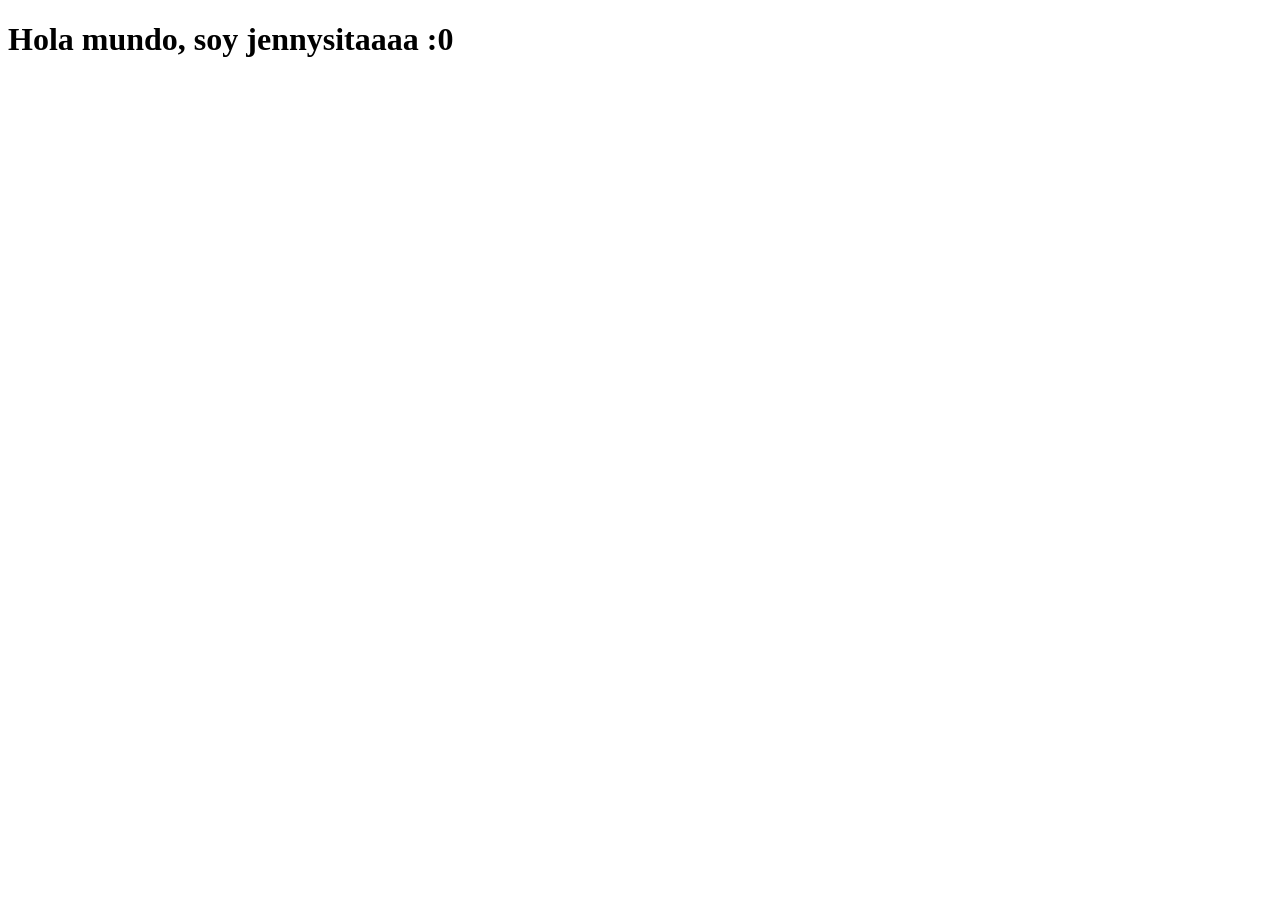
<file: index.html>
<!DOCTYPE html>
<html lang="es">
<head>
    <meta charset="UTF-8">
    <meta name="viewport" content="width=device-width, initial-scale=1.0">
    <title>Document</title>
</head>
<body>
    <h1>Hola mundo, soy jennysitaaaa :0</h1>
</body>
</html>
</file>
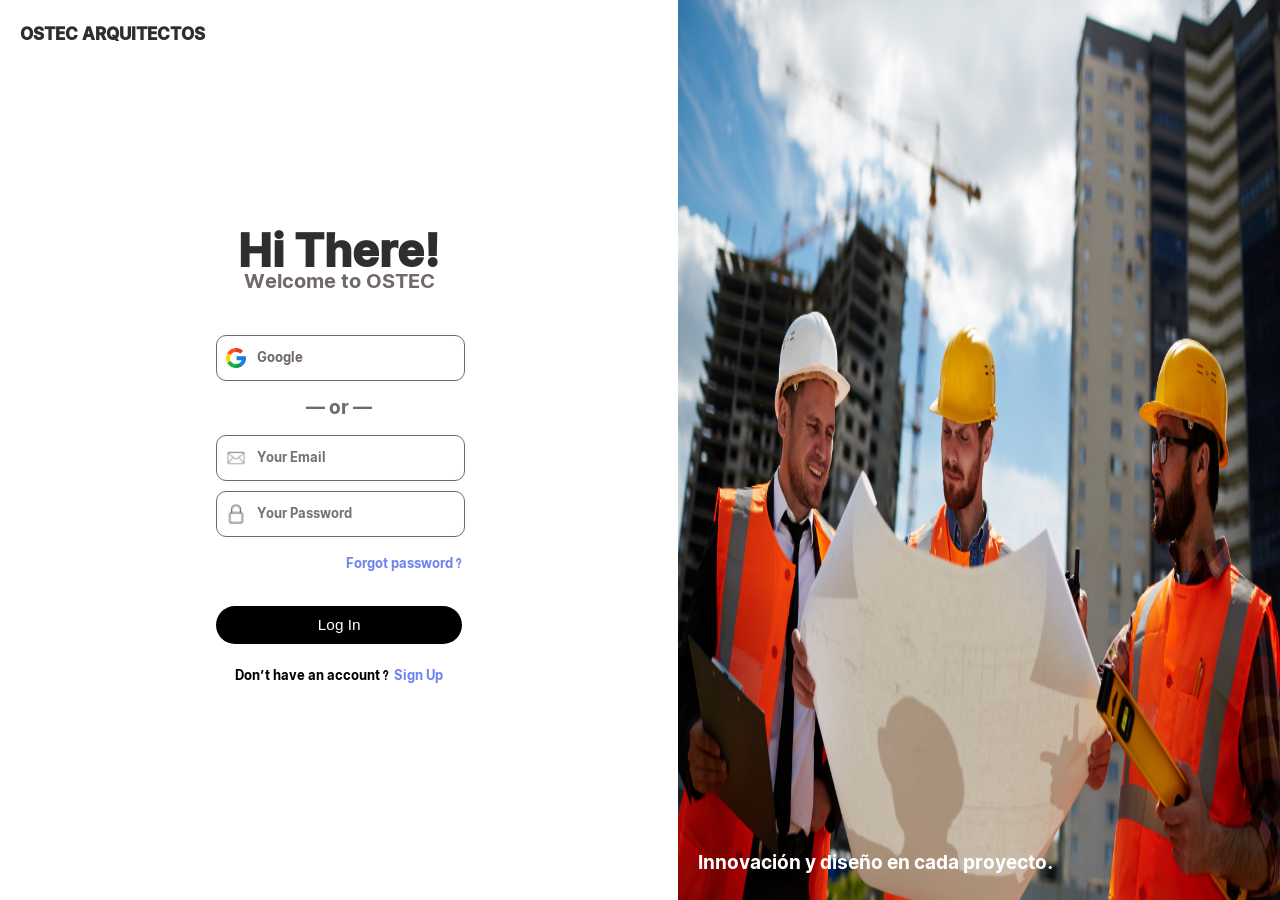
<file: login.html>
<!DOCTYPE html>
<html lang="es">
<head>
    <meta charset="UTF-8">
    <meta name="viewport" content="width=device-width, initial-scale=1.0">
    <meta name="description" content="Log In OSTEC">
    <title>Log In</title>
    <link rel="stylesheet" href="./css/login.css">
    <link href="https://fonts.googleapis.com/css2?family=Konkhmer+Sleokchher&display=swap" rel="stylesheet">
    <link href="https://fonts.googleapis.com/css2?family=Koulen&display=swap" rel="stylesheet">
</head>
<body>
    <h1 class="ostec">OSTEC ARQUITECTOS</h1>
    <div class="container">
        <div class="left-section">
            <div class="greeting-container">
                <h2 class="si">Hi There!</h2>
                <p class="grey">Welcome to OSTEC</p>
            </div>
            
            <form id="loginForm" class="login-form">
                <div class="button-container">
                    <img src="./img/google.png" alt="Google Icon" class="button-icon">
                    <button type="button" class="google-login">Google</button>
                </div>
                <p class="greys">— or —</p>
                <div class="input-container">
                    <img src="./img/correo.png" alt="Email Icon" class="input-icon">
                    <input type="email" id="email" placeholder="Your Email" required>
                </div>
                <div class="input-container">
                    <img src="./img/candado.png" alt="Password Icon" class="input-icon">
                    <input type="password" id="password" placeholder="Your Password" required>
                </div>
                <div class="forgot-password-container">
                    <a class="pass" alt="pass">Forgot password <span class="koulen">?</span></a>
                </div>
                <button type="submit" class="login-btn">Log In</button>
                <p class="account">
                    Don’t have an account <span class="koulen">?</span> 
                    <a href="signup.html" alt="signup" class="sign-up-btn">Sign Up</a>
                </p>                    
            </form>            
        </div>

        <div class="right-section">
            <img src="./img/inspectors-2023_01_24_130405@2x.jpg" alt="">
            <p>Innovación y diseño en cada proyecto.</p>
        </div>
    </div>

    <script>
        document.getElementById('loginForm').addEventListener('submit', function(event) {
            event.preventDefault();

            const email = document.getElementById('email').value;
            const password = document.getElementById('password').value;

            if (email === "jenny@gmail.com" && password === "123") {
                window.location.href = "ostec.html";
            }else if (email === "admin@gmail.com" && password === "admin") {
                window.location.href = "./dashboard/admin.html";
            }else {
                alert("Email o contraseña incorrectos.");
            }
        });
    </script>
</body>
</html>
</file>
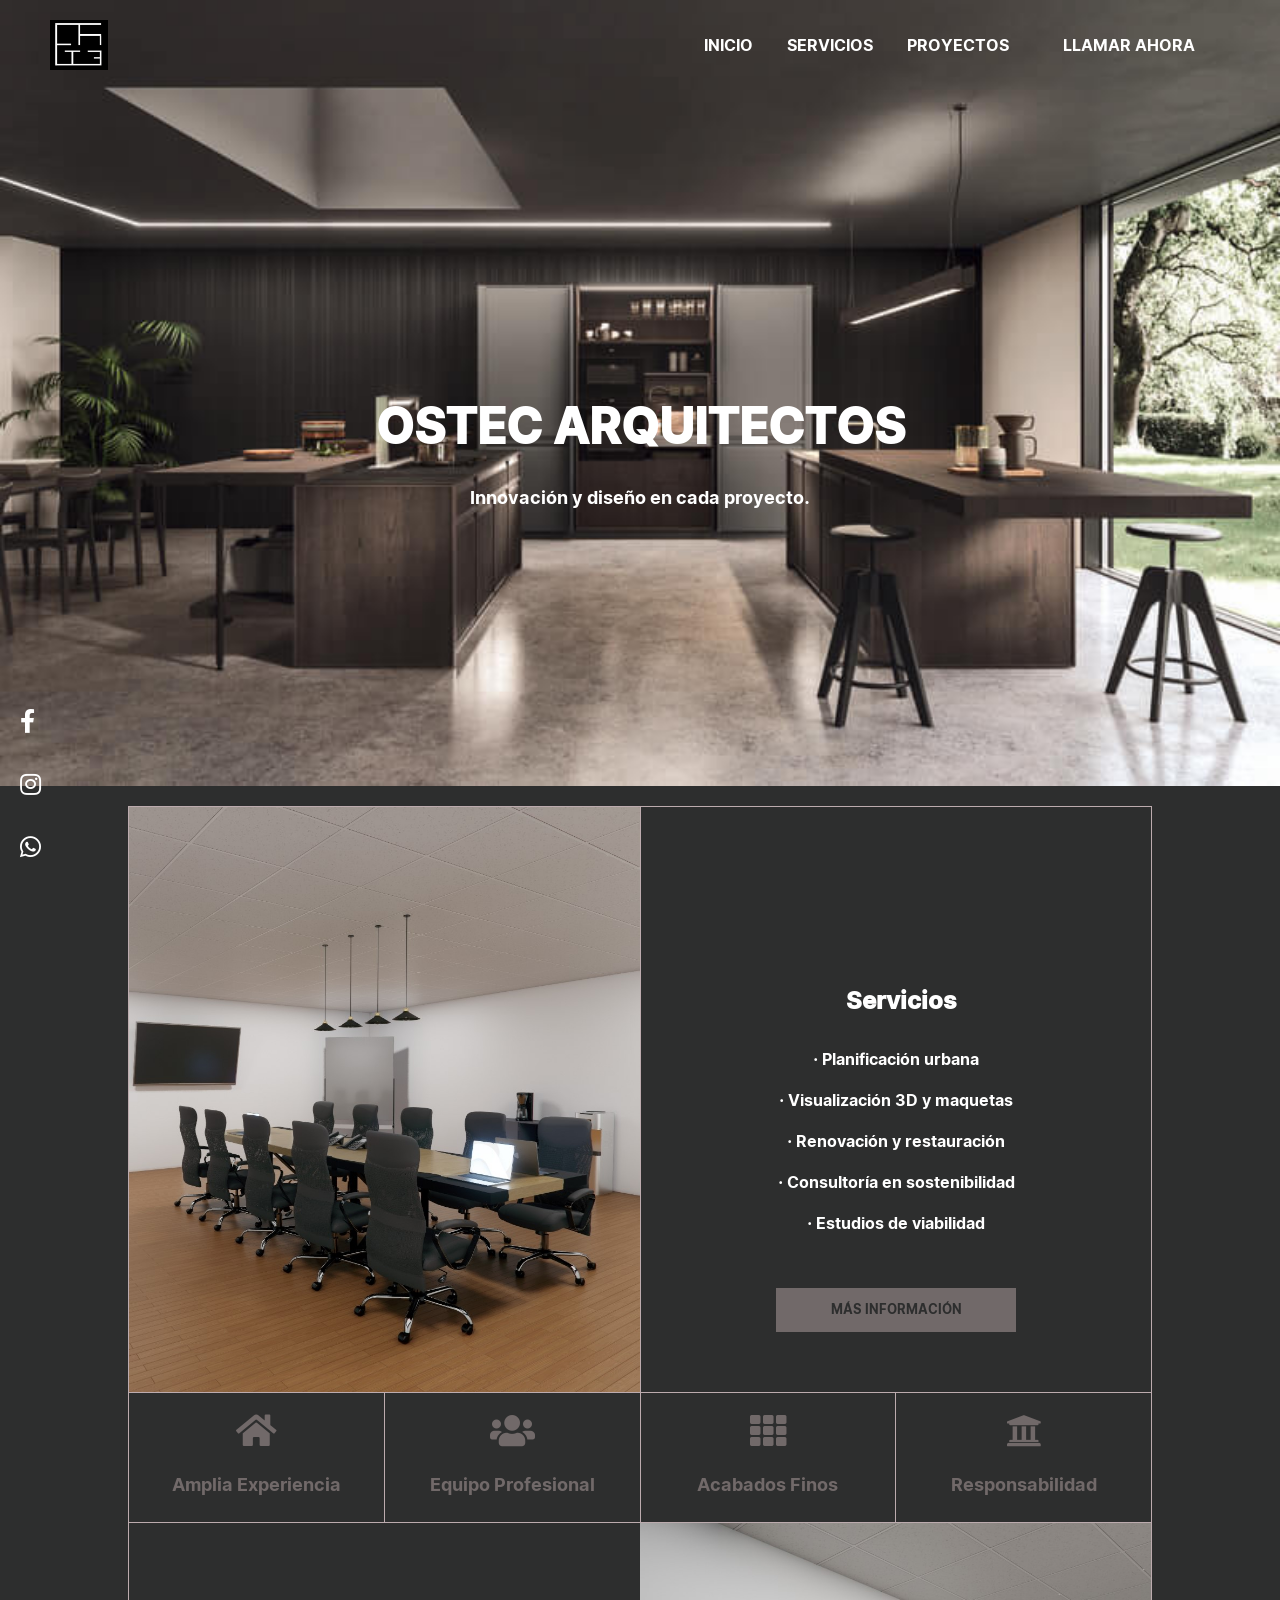
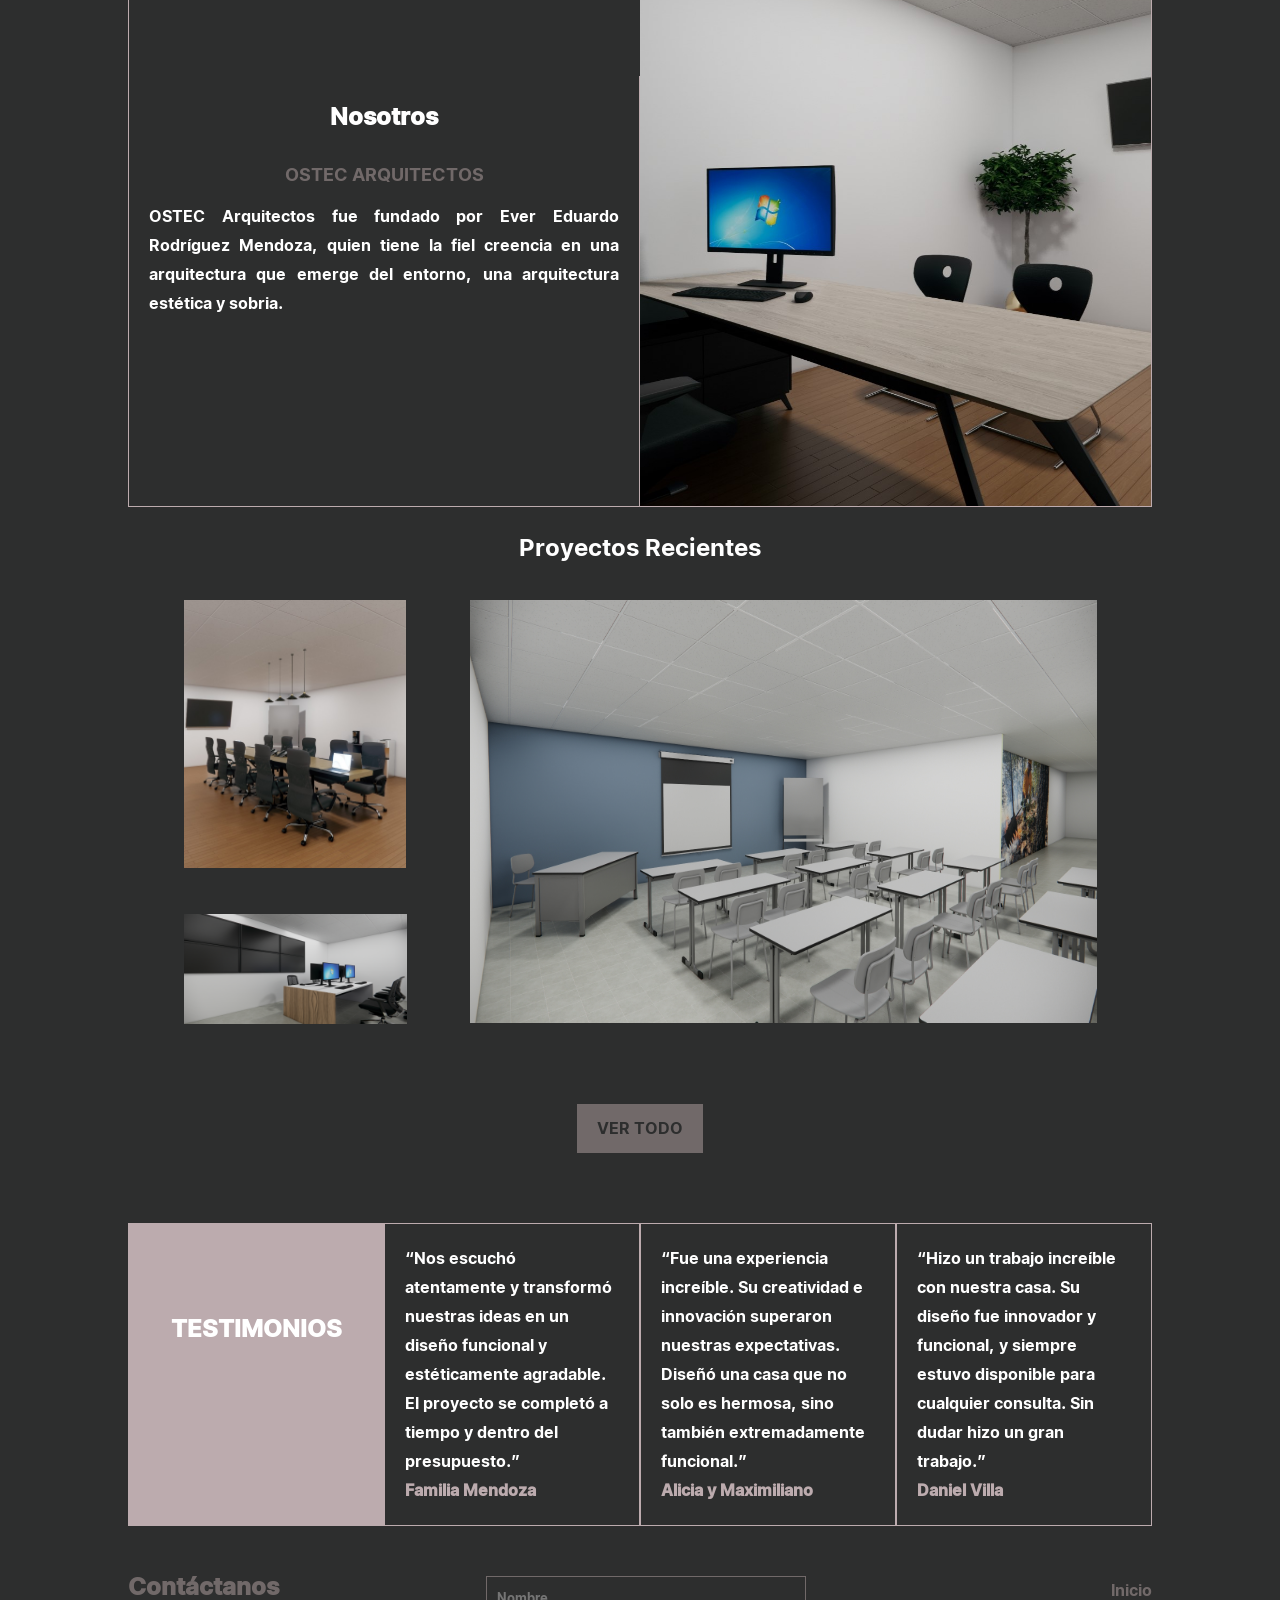
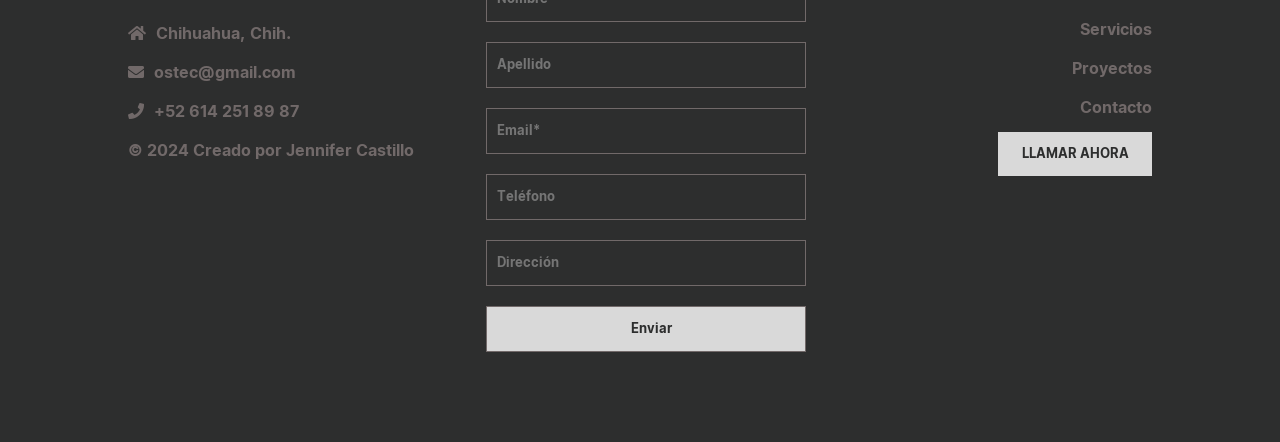
<file: ostec.html>
<!DOCTYPE html>
<html lang="es">
<head>
    <meta charset="UTF-8">
    <meta name="viewport" content="width=device-width, initial-scale=1.0">
    <meta name="description" content="Sitio web de OSTEC">
    <title>OSTEC ARQUITECTOS</title>
    <link href="https://cdnjs.cloudflare.com/ajax/libs/font-awesome/5.15.3/css/all.min.css" rel="stylesheet"/>
    <link href="https://fonts.googleapis.com/css2?family=Konkhmer+Sleokchher&display=swap" rel="stylesheet">
    <link rel="stylesheet" href="./css/ostec.css">
</head>
 <!-- INICIA SECCION DE INICIO -->
<body>
    <div class="container" id="ini">
        <div class="navbar">
            <img alt="OSTEC Logo" src="./img/logo.jpeg"/>
            <div>
                <a href="#ini" alt="ini">INICIO</a>
                <a href="#serv" alt="serv">SERVICIOS</a>
                <a href="#pro" alt="pro">PROYECTOS</a>
                <a class="cta" href="#contac" alt="cta">LLAMAR AHORA</a>
            </div>
        </div>
        <div class="content">
            <h1>OSTEC ARQUITECTOS</h1>
            <p>Innovación y diseño en cada proyecto.</p>
        </div>
        <div class="social-icons">
            <a href="#facebook" alt="facebook"><i class="fab fa-facebook-f"></i></a>
            <a href="#instagram" alt="instagram"><i class="fab fa-instagram"></i></a>
            <a href="#whatsapp" alt="whatsapp"><i class="fab fa-whatsapp"></i></a>
        </div>
    </div>

    <section>
    <img alt="OSTEC Logo" src="./img/guia-practica-conseguir-mejor-cocina-diseno-italiano.jpg" class="fondo"/>
    </section>
    
 <!-- INICIA SECCION DE SERVICIOS -->
    <div class="o" id="serv">
        <div class="ostec-container">
        <div class="ostec-section">
            <img alt="Office interior with desks and computers" src="./img/13.jpg"/>
            <div class="ostec-content">
                <h2 class="ab">Servicios</h2>
                <ul class="servicios">
                    <li>· Planificación urbana</li>
                    <li>· Visualización 3D y maquetas</li>
                    <li>· Renovación y restauración</li>
                    <li>· Consultoría en sostenibilidad</li>
                    <li>· Estudios de viabilidad</li>
                </ul>                
                
                <button class="masinfo">MÁS INFORMACIÓN</button>
            </div>
        </div>

        <div class="ostec-features">
            <div class="ostec-feature">
                <i class="fas fa-home"></i>
                <p class="cafe">Amplia Experiencia</p>
            </div>
            <div class="ostec-feature">
                <i class="fas fa-users"></i>
                <p class="cafe">Equipo Profesional</p>
            </div>
            <div class="ostec-feature">
                <i class="fas fa-th"></i>
                <p class="cafe">Acabados Finos</p>
            </div>
            <div class="ostec-feature">
                <i class="fas fa-university"></i>
                <p class="cafe">Responsabilidad</p>
            </div>
        </div>
        <div class="ostec-about">
            <div class="ostec-content">
                <h2>Nosotros</h2>
                <p id="cafe">OSTEC ARQUITECTOS</p>
                <p class="ui">OSTEC Arquitectos fue fundado por Ever Eduardo Rodríguez Mendoza, quien tiene la fiel creencia en una arquitectura que emerge del entorno, una arquitectura estética y sobria.</p>
            </div>
            <img alt="Conference room with chairs and table" src="./img/7.jpg"/>
        </div>
    </div> 

  <!-- INICIA SECCION PROYECTOS -->
  <div class="project-container" id="pro">
        <div class="project-title">
            Proyectos Recientes
        </div>
        <div class="project-gallery">
            <div class="project-left-column">
                <img src="./img/13.jpg" alt="Image of a modern office with chairs and a table">
                <img src="./img/3.jpg" id="pom" alt="Image of a modern office with chairs and a table">
        </div>
        <div class="project-right-column">
            <img src="./img/17.jpg" alt="Image of a classroom with desks and chairs">
        </div>
        </div>
        <div class="button-area">
            <a class="view-button" alt="button">VER TODO</a>
        </div>
    </div>


<!-- INICIA SECCION TESTIMONIOS Y CONTACTOS -->
<div class="testimonial-contact-container" id="contac">
    <div class="testimonial-section">
        <div class="testimonial">
            <h2 class="centre">TESTIMONIOS</h2>
        </div>
        <div class="testimonial">
            <p class="blanco">“Nos escuchó atentamente
                y transformó nuestras ideas
                en un diseño funcional y estéticamente agradable. El proyecto se completó a tiempo y dentro del presupuesto.”</p>
            <p class="rosa"><strong>Familia Mendoza</strong></p>
        </div>
        <div class="testimonial">
            <p class="blanco">“Fue una experiencia increíble. Su creatividad e innovación superaron nuestras expectativas. Diseñó una casa que no solo es hermosa, sino también extremadamente funcional.”</p>
            <p class="rosa"><strong>Alicia y Maximiliano</strong></p>
        </div>
        <div class="testimonial">
            <p class="blanco">“Hizo un trabajo increíble con nuestra casa. Su diseño fue innovador y funcional, y siempre estuvo disponible para cualquier consulta. Sin dudar hizo un gran trabajo.”</p>
            <p class="rosa"><strong>Daniel Villa</strong></p>
        </div>
    </div>
    <div class="contact-section">
        <div class="contact-info">
            <h2 class="color">Contáctanos</h2>
            <p class="color"><i class="fas fa-home"></i>Chihuahua, Chih.</p>
            <p class="color"><i class="fas fa-envelope"></i>ostec@gmail.com</p>
            <p class="color"><i class="fas fa-phone"></i>+52 614 251 89 87</p>
            <p class="color">© 2024 Creado por Jennifer Castillo</p>
        </div>
        <div class="contact-form">
            <input type="text" placeholder="Nombre">
            <input type="text" placeholder="Apellido">
            <input type="email" placeholder="Email*">
            <input type="text" placeholder="Teléfono">
            <input type="text" placeholder="Dirección">
            <button class="bttn">Enviar</button>
        </div>
        <div class="contact-links">
            <ul>
                <li><a href="#ini" alt="ini">Inicio</a></li>
                <li><a href="#serv" alt="servicios">Servicios</a></li>
                <li><a href="#pro" alt="pro">Proyectos</a></li>
                <li><a href="#contac" alt="contactos">Contacto</a></li>
            </ul>
            <button>LLAMAR AHORA</button>
        </div>
    </div>
</div>    

</body>
</html>
</file>
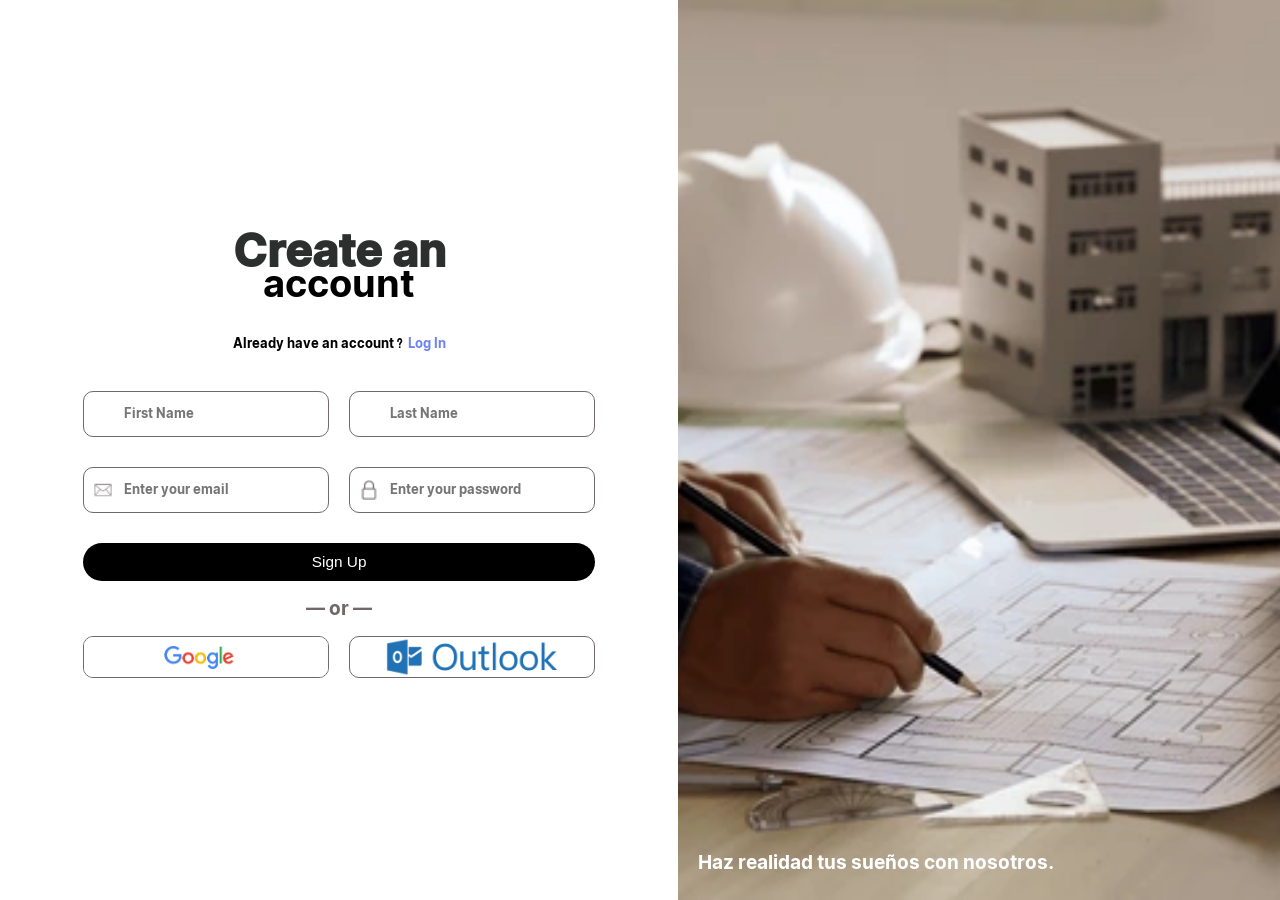
<file: signup.html>
<!DOCTYPE html>
<html lang="es">
<head>
    <meta charset="UTF-8">
    <meta http-equiv="X-UA-Compatible" content="IE=edge">
    <meta name="viewport" content="width=device-width, initial-scale=1.0">
    <meta name="description" content="Sign Up OSTEC">
    <title>Sign Up</title>
    <link rel="stylesheet" href="./css/signup.css">
    <link href="https://fonts.googleapis.com/css2?family=Konkhmer+Sleokchher&display=swap" rel="stylesheet">
    <link href="https://fonts.googleapis.com/css2?family=Koulen&display=swap" rel="stylesheet">
</head>
<body>
    <div class="container">
        <div class="right-section">
            <div class="greeting-container">
                <h2 class="sis">Create an</h2>
                <p class="si">account</p>
            </div>
            <p class="account">
                Already have an account <span class="koulen">?</span> 
                <a href="login.html" alt="login" class="sign-up-btn">Log In</a>
            </p>

                <form id="nameForm" class="name-form">
                    <div class="aaa">
                        <div class="input-container">
                            <input type="text" id="firstName" placeholder="First Name" required>
                        </div>
                        <div class="input-container">
                        <input type="text" id="lastName" placeholder="Last Name" required>
                        </div>
                       </div>    
                </form>          
         
            <form id="loginForm" class="login-form"> 
                <div class="aaa">
                <div class="input-container">
                    <img src="./img/correo.png" alt="Email Icon" class="input-icon">
                    <input type="email" id="email" placeholder="Enter your email" required>
                </div>
                <div class="input-container">
                    <img src="./img/candado.png" alt="Password Icon" class="input-icon">
                    <input type="password" id="password" placeholder="Enter your password" required>
                </div>
            </div>
                <button type="submit" class="login-btn">Sign Up</button> 

                <p class="greys">— or —</p>

                <div class="aaa">
                     <div class="button-container">
                        <img src="./img/Google_Homepage.svg.png" alt="Google Icon" class="button-icon">
                        <button type="button" class="google-login">Google</button>
                    </div>
                    <div class="button-container">
                        <img src="./img/t38_c3_a1_p1.png" alt="Outlook Icon" class="button-icon">
                        <button type="button" class="outlook-login">Outlook</button>
                    </div>
                </div>
            </form>
        </div>

        <div class="left-section">
            <img src="./img/architects-concept-engineer-architect-designer-600nw-2509426597.jpg" alt="">
            <p>Haz realidad tus sueños con nosotros.</p>
        </div>
    </div>

    <script>
           document.getElementById('loginForm').addEventListener('submit', function(event) {
            event.preventDefault();

            const email = document.getElementById('email').value;
            const password = document.getElementById('password').value;

            if (email === "jenny@gmail.com" && password === "123") {
                window.location.href = "ostec.html";
            }else if (email === "admin@gmail.com" && password === "admin") {
                window.location.href = "./dashboard/admin.html";
            }else {
                alert("Email o contraseña incorrectos.");
            }
        });
    </script>
</body>
</html>
</file>
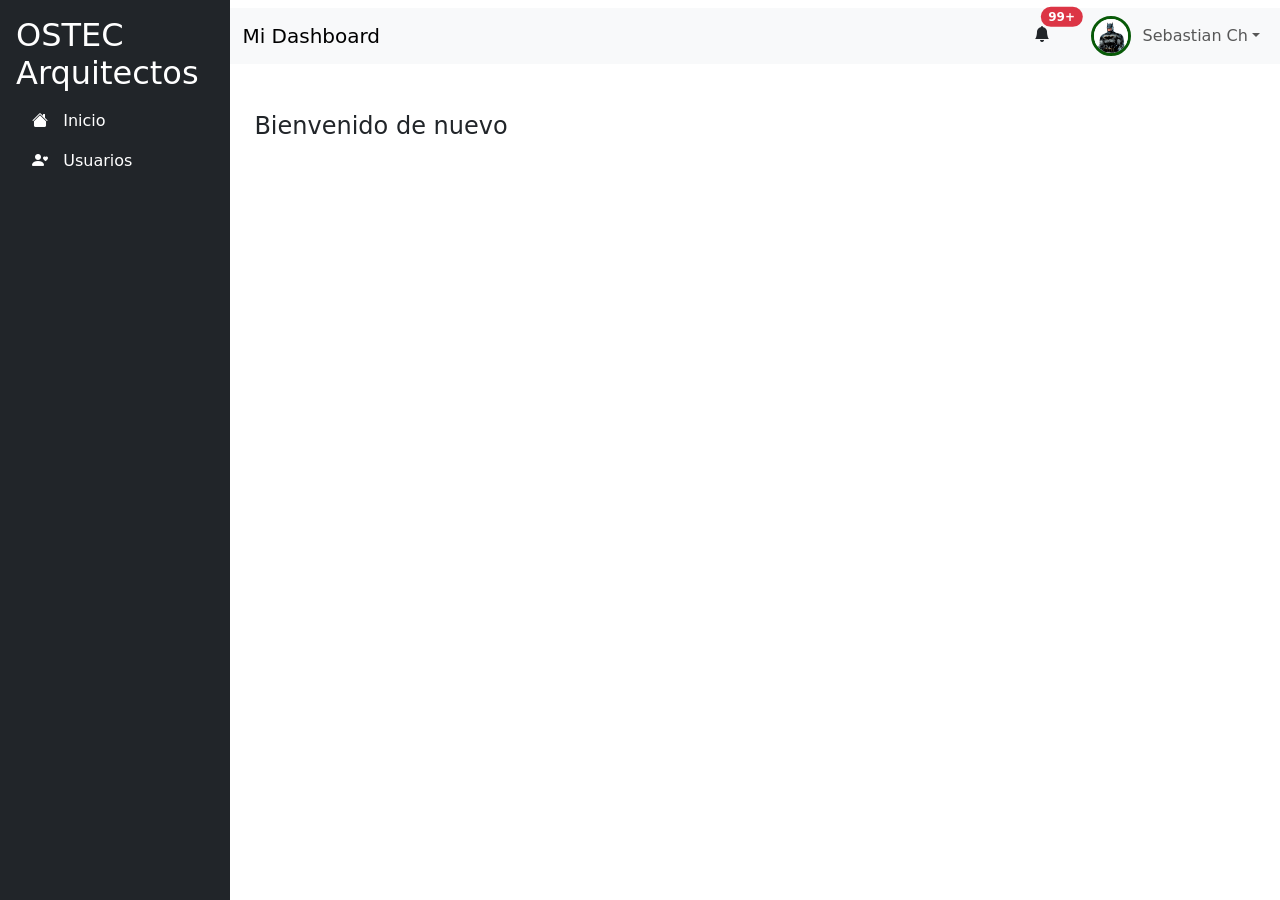
<file: admin/admin.html>
<!DOCTYPE html>
<html lang="es">
<head>
    <meta charset="UTF-8">
    <meta name="viewport" content="width=device-width, initial-scale=1.0">
    <title>Document</title>
    <link rel="stylesheet" href="https://cdn.jsdelivr.net/npm/bootstrap@5.3.3/dist/css/bootstrap.min.css" integrity="sha384-QWTKZyjpPEjISv5WaRU9OFeRpok6YctnYmDr5pNlyT2bRjXh0JMhjY6hW+ALEwIH" crossorigin="anonymous">
    <link rel="stylesheet" href="https://cdn.jsdelivr.net/npm/bootstrap-icons@1.11.3/font/bootstrap-icons.css" integrity="sha384-tViUnnbYAV00FLIhhi3v/dWt3Jxw4gZQcNoSCxCIFNJVCx7/D55/wXsrNIRANwdD" crossorigin="anonymous">
</head>
<body class="d-flex">
    <!--SIDEBAR-->
    <aside class="d-flex" style="width: 18%;">
        <div class="bg-dark text-white p-3 vh-100 w-100">
            <h2>OSTEC Arquitectos</h2>
            <nav>
                <ul class="nav flex-column">
                    <li class="nav-item">
                        <a href="" class="nav-link text-white"><i class="bi bi-house-fill"></i>&nbsp;&nbsp;&nbsp;Inicio</a>
                    </li>  
                    <li class="nav-item">
                        <a href="" class="nav-link text-white"><i class="bi bi-person-heart"></i>&nbsp;&nbsp;&nbsp;Usuarios</a>
                    </li>
                </ul>
            </nav>
        </div>

    </aside>
    <!--END SIDEBAR-->
    <!--END MAIN CONTENT-->
        <main class="flex-grow-1">
            <header class="pt-2">
                <nav class="navbar navbar-expand-lg navbar-light bg-light">
                    <div class="container-fluid">
                        <a href="" class="navbar-brand">Mi Dashboard</a>
                        <div class="collapse navbar-collapse justify-content-end">
                            <ul class="navbar-nav">
                                <li class="navbar-item mx-4">
                                    <button type="button" class="btn position-relative">
                                        <i class="bi bi-bell-fill"></i>
                                        <span class="position-absolute top-0 start-100 translate-middle badge rounded-pill bg-danger">
                                          99+
                                          <span class="visually-hidden">unread messages</span>
                                        </span>
                                      </button>
                                </li>
                                <li class="navbar-item mx-1">
                                    <img style="border:3px solid rgb(8,90,8); width:40px; height:40px; border-radius: 50%;" src="../img/bat.jpg" alt="">
                                </li>
                                <li class="navbar-item dropdown">
                                    <a href="" class="nav-link dropdown-toggle" id="userDropdown" role="button" data-bs-toggle="dropdown" aria-expanded="false">Sebastian Ch</a>
                                    <ul class="dropdown-menu  dropdown-menu-end" aria-labelledby="userDropdown">
                                        <li>
                                            <a href="" class="dropdown-item">
                                                <i class="bi bi-person-heart"></i>
                                                Perfil</a>
                                        </li>
                                        <li>
                                            <hr class="dropdown-divider"/>
                                        </li>
                                        <li>
                                            <a href="" class="dropdown-item">
                                                <i class="bi bi-person-walking"></i>
                                                Cerrar Sesion</a>
                                        </li>
                                    </ul>
                                </li>
                            </ul>
                        </div>
                    </div>
                </nav>
            </header>
            <section class="container mt-4 p-4">
                <h4>Bienvenido de nuevo</h4>
            </section>
        </main>
    <!--END MAIN CONTENT-->
    <script src="https://cdn.jsdelivr.net/npm/bootstrap@5.3.3/dist/js/bootstrap.bundle.min.js" integrity="sha384-YvpcrYf0tY3lHB60NNkmXc5s9fDVZLESaAA55NDzOxhy9GkcIdslK1eN7N6jIeHz" crossorigin="anonymous"></script>
</body>
</html>
</file>
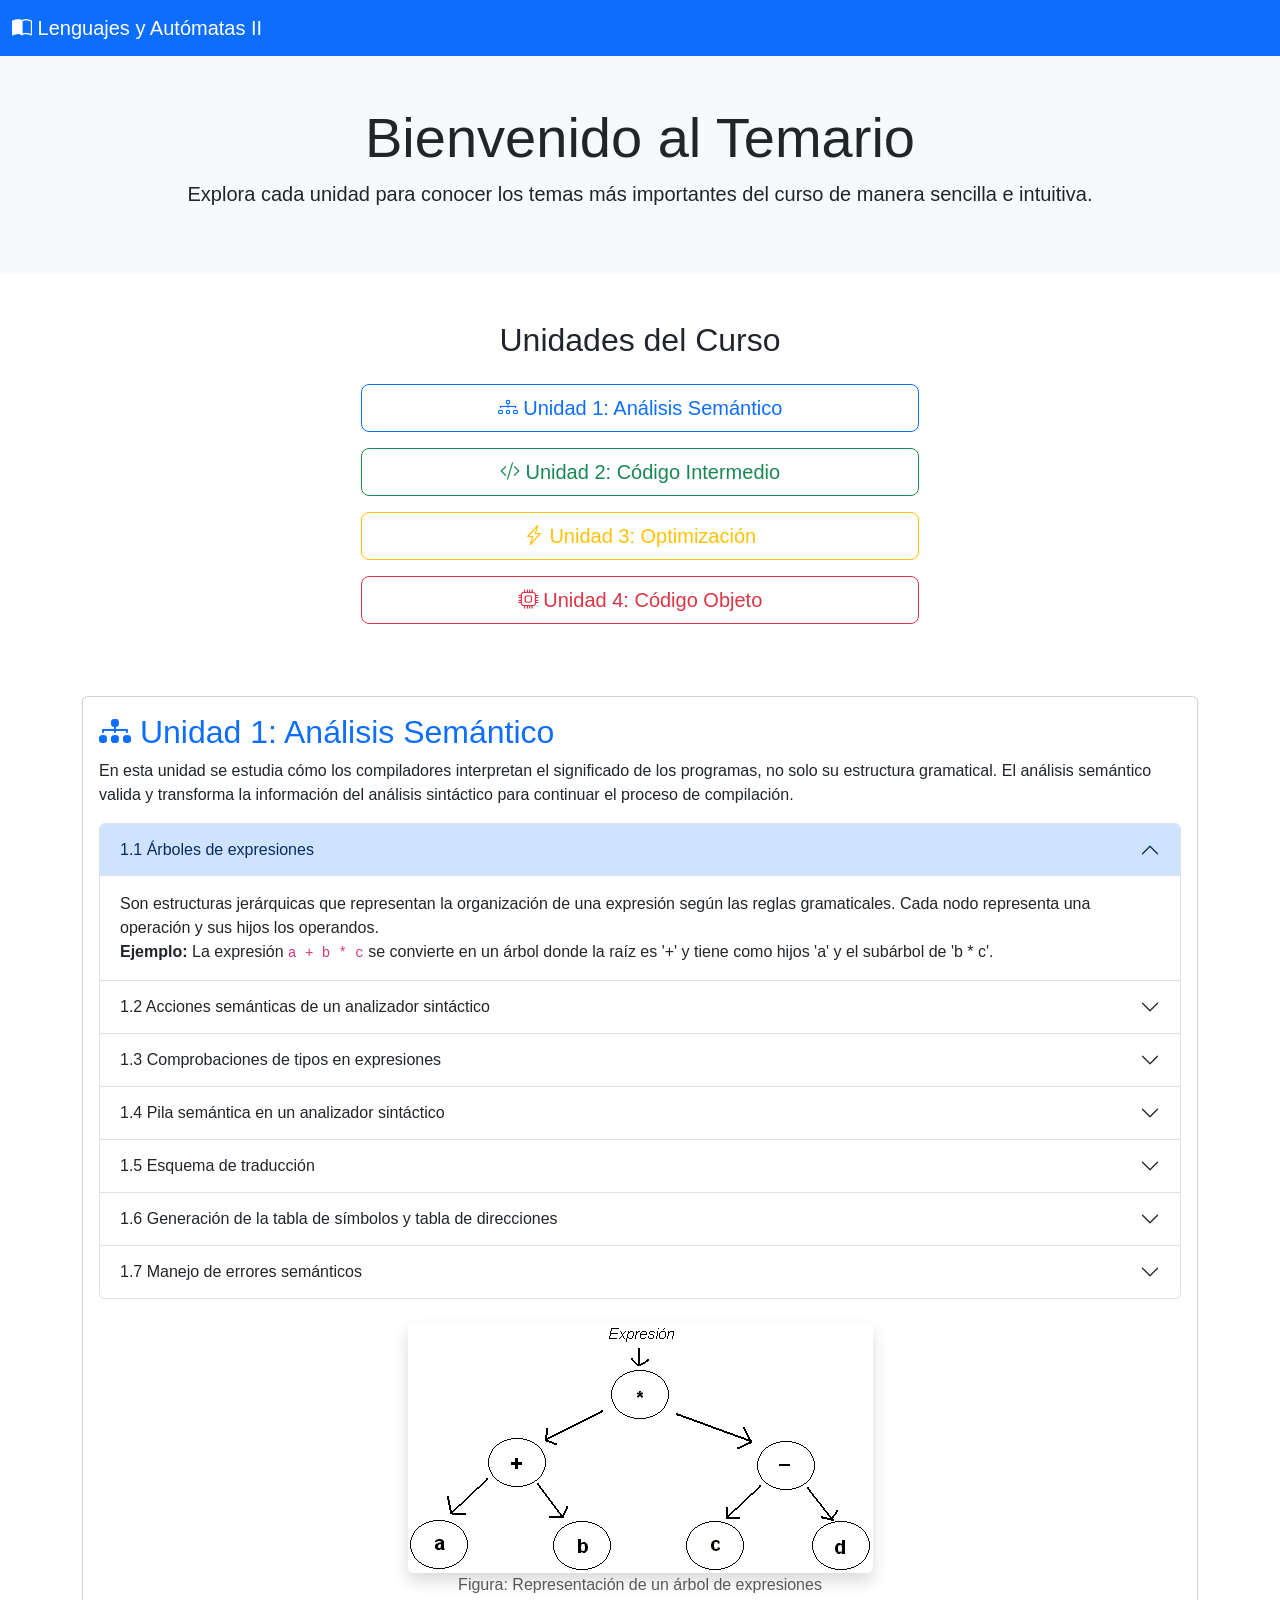
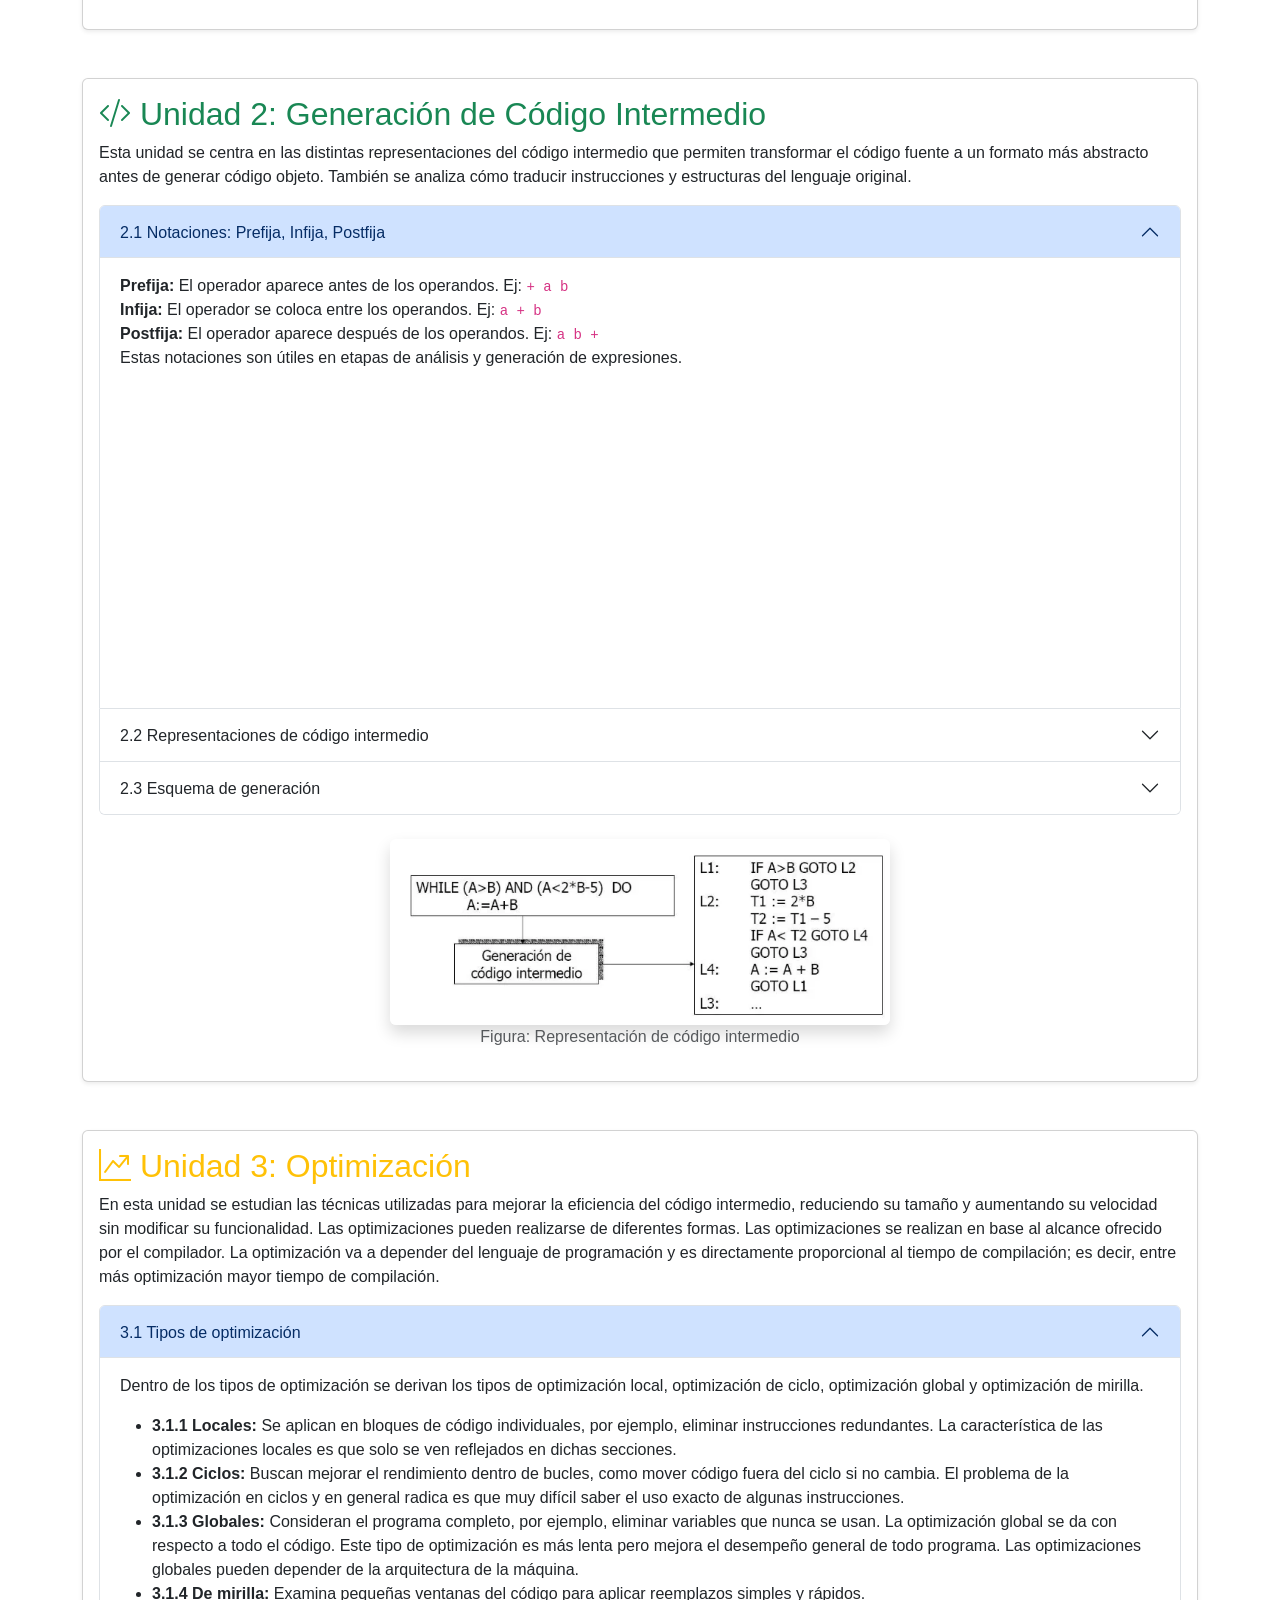
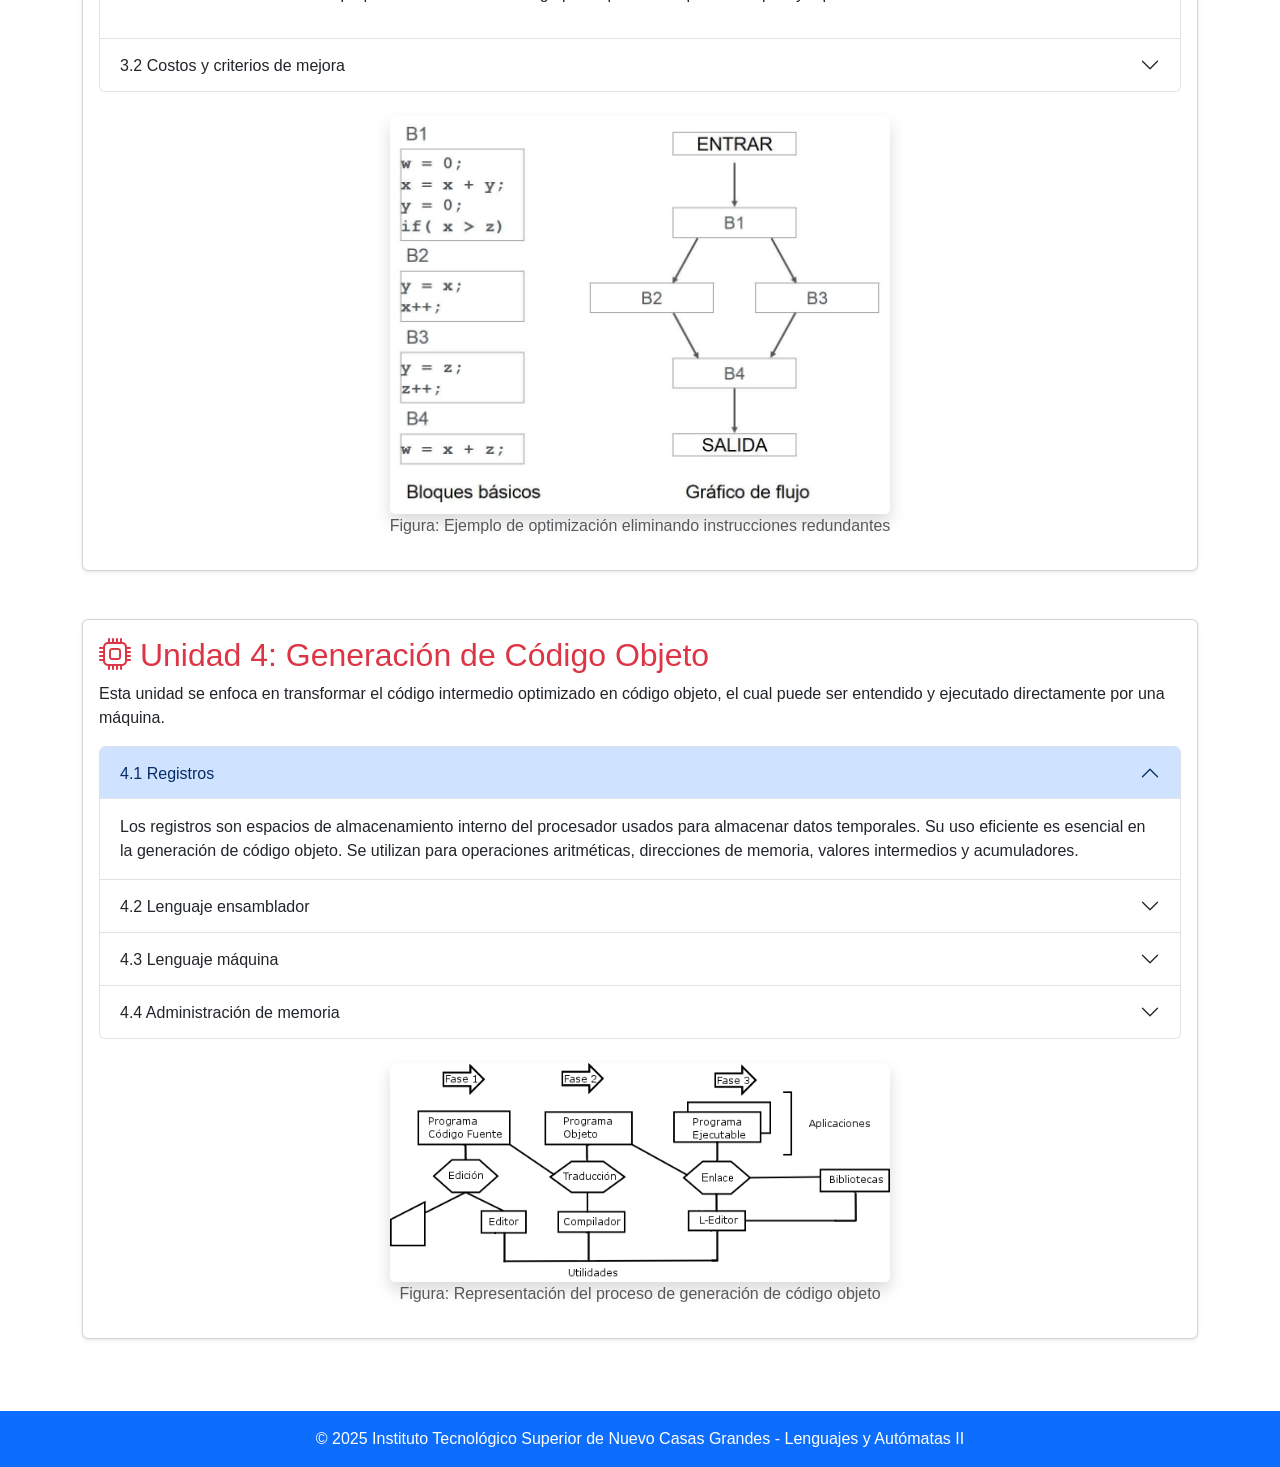
<file: PROYECTO/inicio.html>
<!DOCTYPE html>
<html lang="es">
<head>
  <meta charset="UTF-8" />
  <meta name="viewport" content="width=device-width, initial-scale=1" />
  <title>Lenguajes y Autómatas II</title>
  <link href="https://cdn.jsdelivr.net/npm/bootstrap@5.3.3/dist/css/bootstrap.min.css" rel="stylesheet" />
  <link href="https://cdn.jsdelivr.net/npm/bootstrap-icons@1.10.5/font/bootstrap-icons.css" rel="stylesheet" />
  <link rel="stylesheet" href="estilos.css" />
</head>
<body>

  <!-- Barra de navegación -->
  <nav class="navbar navbar-expand-lg navbar-dark bg-primary">
    <div class="container-fluid">
      <a class="navbar-brand" href="#"><i class="bi bi-book-half"></i> Lenguajes y Autómatas II</a>
    </div>
  </nav>

  <!-- Encabezado -->
  <header class="bg-light py-5 text-center">
    <div class="container">
      <h1 class="display-4">Bienvenido al Temario</h1>
      <p class="lead">Explora cada unidad para conocer los temas más importantes del curso de manera sencilla e intuitiva.</p>
    </div>
  </header>

  <!-- Botones de Unidades -->
  <section class="container text-center my-5">
    <h2 class="mb-4">Unidades del Curso</h2>
    <div class="d-grid gap-3 col-6 mx-auto">
      <a href="#unidad1" class="btn btn-outline-primary btn-lg"><i class="bi bi-diagram-3"></i> Unidad 1: Análisis Semántico</a>
      <a href="#unidad2" class="btn btn-outline-success btn-lg"><i class="bi bi-code-slash"></i> Unidad 2: Código Intermedio</a>
      <a href="#unidad3" class="btn btn-outline-warning btn-lg"><i class="bi bi-lightning-charge"></i> Unidad 3: Optimización</a>
      <a href="#unidad4" class="btn btn-outline-danger btn-lg"><i class="bi bi-cpu"></i> Unidad 4: Código Objeto</a>
    </div>
  </section>

<main class="container py-4">
<!-- Unidad 1: Análisis Semántico -->
<section id="unidad1" class="mb-5">
    <div class="card shadow-sm">
      <div class="card-body">
        <h2 class="card-title text-primary"><i class="bi bi-diagram-3-fill"></i> Unidad 1: Análisis Semántico</h2>
        <p>En esta unidad se estudia cómo los compiladores interpretan el significado de los programas, no solo su estructura gramatical. El análisis semántico valida y transforma la información del análisis sintáctico para continuar el proceso de compilación.</p>
  
        <div class="accordion" id="accordionUnidad1">
  
          <!-- Tema 1.1 -->
          <div class="accordion-item">
            <h2 class="accordion-header" id="tema11">
              <button class="accordion-button" type="button" data-bs-toggle="collapse" data-bs-target="#contenido11">
                1.1 Árboles de expresiones
              </button>
            </h2>
            <div id="contenido11" class="accordion-collapse collapse show" data-bs-parent="#accordionUnidad1">
              <div class="accordion-body justificado">
                Son estructuras jerárquicas que representan la organización de una expresión según las reglas gramaticales. Cada nodo representa una operación y sus hijos los operandos.
                <br><strong>Ejemplo:</strong> La expresión <code>a + b * c</code> se convierte en un árbol donde la raíz es '+' y tiene como hijos 'a' y el subárbol de 'b * c'.
              </div>
            </div>
          </div>
  
          <!-- Tema 1.2 -->
          <div class="accordion-item">
            <h2 class="accordion-header" id="tema12">
              <button class="accordion-button collapsed" type="button" data-bs-toggle="collapse" data-bs-target="#contenido12">
                1.2 Acciones semánticas de un analizador sintáctico
              </button>
            </h2>
            <div id="contenido12" class="accordion-collapse collapse" data-bs-parent="#accordionUnidad1">
              <div class="accordion-body">
                Son instrucciones que se ejecutan mientras se analiza la estructura gramatical del programa. Ayudan a construir árboles, generar código intermedio o llenar tablas de símbolos.
              </div>
            </div>
          </div>
  
          <!-- Tema 1.3 -->
          <div class="accordion-item">
            <h2 class="accordion-header" id="tema13">
              <button class="accordion-button collapsed" type="button" data-bs-toggle="collapse" data-bs-target="#contenido13">
                1.3 Comprobaciones de tipos en expresiones
              </button>
            </h2>
            <div id="contenido13" class="accordion-collapse collapse" data-bs-parent="#accordionUnidad1">
              <div class="accordion-body">
                Verifican que los operandos usados en expresiones sean compatibles (por ejemplo, no sumar una cadena con un número). Ayuda a detectar errores en tiempo de compilación.
              </div>
            </div>
          </div>
  
          <!-- Tema 1.4 -->
          <div class="accordion-item">
            <h2 class="accordion-header" id="tema14">
              <button class="accordion-button collapsed" type="button" data-bs-toggle="collapse" data-bs-target="#contenido14">
                1.4 Pila semántica en un analizador sintáctico
              </button>
            </h2>
            <div id="contenido14" class="accordion-collapse collapse" data-bs-parent="#accordionUnidad1">
              <div class="accordion-body">
                Es una estructura auxiliar utilizada para almacenar información semántica temporal durante el análisis. Sirve para construir árboles de sintaxis abstracta o realizar traducciones.
              </div>
            </div>
          </div>
  
          <!-- Tema 1.5 -->
          <div class="accordion-item">
            <h2 class="accordion-header" id="tema15">
              <button class="accordion-button collapsed" type="button" data-bs-toggle="collapse" data-bs-target="#contenido15">
                1.5 Esquema de traducción
              </button>
            </h2>
            <div id="contenido15" class="accordion-collapse collapse" data-bs-parent="#accordionUnidad1">
              <div class="accordion-body">
                Es la combinación de reglas gramaticales con acciones semánticas. Permite traducir el código fuente en una representación intermedia u otra forma útil durante el análisis.
              </div>
            </div>
          </div>
  
          <!-- Tema 1.6 -->
          <div class="accordion-item">
            <h2 class="accordion-header" id="tema16">
              <button class="accordion-button collapsed" type="button" data-bs-toggle="collapse" data-bs-target="#contenido16">
                1.6 Generación de la tabla de símbolos y tabla de direcciones
              </button>
            </h2>
            <div id="contenido16" class="accordion-collapse collapse" data-bs-parent="#accordionUnidad1">
              <div class="accordion-body">
                La tabla de símbolos almacena información sobre variables, funciones y tipos. La tabla de direcciones se encarga de gestionar las ubicaciones de memoria donde se almacenan esos datos.
              </div>
            </div>
          </div>
  
          <!-- Tema 1.7 -->
          <div class="accordion-item">
            <h2 class="accordion-header" id="tema17">
              <button class="accordion-button collapsed" type="button" data-bs-toggle="collapse" data-bs-target="#contenido17">
                1.7 Manejo de errores semánticos
              </button>
            </h2>
            <div id="contenido17" class="accordion-collapse collapse" data-bs-parent="#accordionUnidad1">
              <div class="accordion-body">
                Detecta errores que no pueden encontrarse durante el análisis sintáctico, como uso de variables no declaradas o incompatibilidades de tipo. Permite que el compilador brinde mensajes claros.
              </div>
            </div>
          </div>
        </div>
  
        <!-- Imagen -->
        <div class="text-center mt-4">
          <img src="img/arbolExpresiones.gif" class="img-fluid rounded shadow" style="max-width: 500px;" alt="Árbol de expresiones">
          <p class="text-muted">Figura: Representación de un árbol de expresiones</p>
        </div>
      </div>
    </div>
</section>
<!-- Unidad 2: Generación de Código Intermedio -->
<section id="unidad2" class="mb-5">
    <div class="card shadow-sm">
      <div class="card-body">
        <h2 class="card-title text-success"><i class="bi bi-code-slash"></i> Unidad 2: Generación de Código Intermedio</h2>
        <p>Esta unidad se centra en las distintas representaciones del código intermedio que permiten transformar el código fuente a un formato más abstracto antes de generar código objeto. También se analiza cómo traducir instrucciones y estructuras del lenguaje original.</p>
  
        <div class="accordion" id="accordionUnidad2">
  
          <!-- Tema 2.1 -->
          <div class="accordion-item">
            <h2 class="accordion-header" id="tema21">
              <button class="accordion-button" type="button" data-bs-toggle="collapse" data-bs-target="#contenido21">
                2.1 Notaciones: Prefija, Infija, Postfija
              </button>
            </h2>
            <div id="contenido21" class="accordion-collapse collapse show" data-bs-parent="#accordionUnidad2">
              <div class="accordion-body">
                <strong>Prefija:</strong> El operador aparece antes de los operandos. Ej: <code>+ a b</code><br>
                <strong>Infija:</strong> El operador se coloca entre los operandos. Ej: <code>a + b</code><br>
                <strong>Postfija:</strong> El operador aparece después de los operandos. Ej: <code>a b +</code><br>
                Estas notaciones son útiles en etapas de análisis y generación de expresiones.
              </div>
              <iframe width="560" height="315" src="https://www.youtube.com/embed/PgZfeEZZnxg?si=3hOFGPkAU3XGpTvH" title="YouTube video player" frameborder="0" allow="accelerometer; autoplay; clipboard-write; encrypted-media; gyroscope; picture-in-picture; web-share" referrerpolicy="strict-origin-when-cross-origin" allowfullscreen></iframe>
            </div>
          </div>
  
          <!-- Tema 2.2 -->
          <div class="accordion-item">
            <h2 class="accordion-header" id="tema22">
              <button class="accordion-button collapsed" type="button" data-bs-toggle="collapse" data-bs-target="#contenido22">
                2.2 Representaciones de código intermedio
              </button>
            </h2>
            <div id="contenido22" class="accordion-collapse collapse" data-bs-parent="#accordionUnidad2">
              <div class="accordion-body">
                <ul>
                  <li><strong>2.2.1 Notación Polaca:</strong> También conocida como notación prefija, útil en lenguajes funcionales.</li>
                  <li><strong>2.2.2 Código P:</strong> Representación usada por máquinas abstractas (como la P-Machine).</li>
                  <li><strong>2.2.3 Triplos:</strong> Estructura con tres elementos (operador, argumento1, argumento2), sin nombres temporales.</li>
                  <li><strong>2.2.4 Cuádruplos:</strong> Similar a los triplos pero incluye un campo para el resultado.</li>
                </ul>
              </div>
            </div>
          </div>
  
          <!-- Tema 2.3 -->
          <div class="accordion-item">
            <h2 class="accordion-header" id="tema23">
              <button class="accordion-button collapsed" type="button" data-bs-toggle="collapse" data-bs-target="#contenido23">
                2.3 Esquema de generación
              </button>
            </h2>
            <div id="contenido23" class="accordion-collapse collapse" data-bs-parent="#accordionUnidad2">
              <div class="accordion-body">
                La generación del código intermedio debe seguir un esquema para garantizar que las estructuras del lenguaje fuente se traduzcan correctamente:
                <ul>
                  <li><strong>2.3.1 Variables y constantes:</strong> Declaración y acceso se deben traducir con referencias intermedias.</li>
                  <li><strong>2.3.2 Expresiones:</strong> Las operaciones se convierten en instrucciones secuenciales.</li>
                  <li><strong>2.3.3 Instrucción de asignación:</strong> Se genera una instrucción intermedia que representa el movimiento de valores.</li>
                  <li><strong>2.3.4 Instrucciones de control:</strong> Condicionales y ciclos se traducen en saltos y etiquetas.</li>
                  <li><strong>2.3.5 Funciones:</strong> Llamadas, parámetros y valores de retorno se traducen como bloques independientes.</li>
                  <li><strong>2.3.6 Estructuras:</strong> Se representan con apuntadores, estructuras de datos u offsets.</li>
                </ul>
              </div>
            </div>
          </div>
  
        </div>
  
        <!-- Imagen de ejemplo -->
        <div class="text-center mt-4">
          <img src="img/codigoint.jpg" class="img-fluid rounded shadow" style="max-width: 500px;" alt="Ejemplo de cuádruplos">
          <p class="text-muted">Figura: Representación de código intermedio</p>
        </div>
      </div>
    </div>
  </section>
  <!-- Unidad 3: Optimización -->
<section id="unidad3" class="mb-5">
    <div class="card shadow-sm">
      <div class="card-body">
        <h2 class="card-title text-warning"><i class="bi bi-graph-up-arrow"></i> Unidad 3: Optimización</h2>
        <p>En esta unidad se estudian las técnicas utilizadas para mejorar la eficiencia del código intermedio, reduciendo su tamaño y aumentando su velocidad sin modificar su funcionalidad.
            Las optimizaciones pueden realizarse de diferentes formas. Las optimizaciones se realizan en base al alcance ofrecido por el compilador. La optimización va a depender del lenguaje de programación y es directamente
            proporcional al tiempo de compilación; es decir, entre más optimización mayor
            tiempo de compilación. 
        </p>
  
        <div class="accordion" id="accordionUnidad3">
  
          <!-- Tema 3.1 Tipos de optimización -->
          <div class="accordion-item">
            <h2 class="accordion-header" id="tema31">
              <button class="accordion-button" type="button" data-bs-toggle="collapse" data-bs-target="#contenido31">
                3.1 Tipos de optimización
              </button>
            </h2>
            <div id="contenido31" class="accordion-collapse collapse show" data-bs-parent="#accordionUnidad3">
              <div class="accordion-body">
                <p>Dentro de los tipos de optimización se derivan los tipos de optimización local,
                    optimización de ciclo, optimización global y optimización de mirilla.</p>
                <ul>
                  <li><strong>3.1.1 Locales:</strong> Se aplican en bloques de código individuales, por ejemplo, eliminar instrucciones redundantes. La característica de las optimizaciones locales es que solo se ven reflejados en
                    dichas secciones.</li>
                  <li><strong>3.1.2 Ciclos:</strong> Buscan mejorar el rendimiento dentro de bucles, como mover código fuera del ciclo si no cambia. El problema de la optimización en ciclos y en general radica es que muy difícil
                    saber el uso exacto de algunas instrucciones.</li>
                  <li><strong>3.1.3 Globales:</strong> Consideran el programa completo, por ejemplo, eliminar variables que nunca se usan. La optimización global se da con respecto a todo el código. Este tipo de
                    optimización es más lenta pero mejora el desempeño general de todo programa.
                    Las optimizaciones globales pueden depender de la arquitectura de la máquina.</li>
                  <li><strong>3.1.4 De mirilla:</strong> Examina pequeñas ventanas del código para aplicar reemplazos simples y rápidos.</li>
                </ul>
              </div>
            </div>
          </div>
  
          <!-- Tema 3.2 Costos -->
          <div class="accordion-item">
            <h2 class="accordion-header" id="tema32">
              <button class="accordion-button collapsed" type="button" data-bs-toggle="collapse" data-bs-target="#contenido32">
                3.2 Costos y criterios de mejora
              </button>
            </h2>
            <div id="contenido32" class="accordion-collapse collapse" data-bs-parent="#accordionUnidad3">
              <div class="accordion-body">
                <ul>
                  <li><strong>3.2.1 Costo de ejecución:</strong> Los costos de ejecución son aquellos que vienen implícitos al ejecutar el
                    programa. Incluye el uso de memoria, registros y pilas. El objetivo es minimizar recursos y tiempo. Las aplicaciones multimedia como los videojuegos tienen un costo de ejecución
                    alto por lo cual la optimización de su desempeño es crítico, la gran mayoría de las
                    veces requieren de procesadores rápidos (e.g. tarjetas de video) o de mucha
                    memoria. Otro tipo de aplicaciones que deben optimizarse son las aplicaciones
                    para dispositivos móviles.</li>
                  <li><strong>3.2.2 Criterios de mejora:</strong> La mejor manera de optimizar el código es hacer ver a los programadores que
                    optimicen su código desde el inicio, el problema radica en que el costo podría ser
                    muy grande ya que tendría que codificar más y/o hacer su código más legible. Los
                    criterios de optimización siempre están definidos por el compilador. Minimizar instrucciones, evitar saltos innecesarios, y usar registros eficientes.</li>
                  <li><strong>3.2.3 Herramientas de análisis de flujo de datos:</strong> Existen algunas herramientas que permiten el análisis de los flujos de datos, entre
                    ellas tenemos los depuradores y desambladores. La optimización al igual que la
                    programación es un arte y no se ha podido sistematizar del todo. Permiten detectar variables muertas, dependencias y posibles mejoras automáticas en compiladores.</li>
                </ul>
              </div>
            </div>
          </div>
  
        </div>
  
        <!-- Imagen ilustrativa -->
        <div class="text-center mt-4">
          <img src="img/control_flow_graph.jpg" class="img-fluid rounded shadow" style="max-width: 500px;" alt="Optimización de código">
          <p class="text-muted">Figura: Ejemplo de optimización eliminando instrucciones redundantes</p>
        </div>
      </div>
    </div>
  </section>
  <!-- Unidad 4: Generación de Código Objeto -->
<section id="unidad4" class="mb-5">
    <div class="card shadow-sm">
      <div class="card-body">
        <h2 class="card-title text-danger"><i class="bi bi-cpu"></i> Unidad 4: Generación de Código Objeto</h2>
        <p>Esta unidad se enfoca en transformar el código intermedio optimizado en código objeto, el cual puede ser entendido y ejecutado directamente por una máquina.</p>
  
        <div class="accordion" id="accordionUnidad4">
  
          <!-- Tema 4.1 Registros -->
          <div class="accordion-item">
            <h2 class="accordion-header" id="tema41">
              <button class="accordion-button" type="button" data-bs-toggle="collapse" data-bs-target="#contenido41">
                4.1 Registros
              </button>
            </h2>
            <div id="contenido41" class="accordion-collapse collapse show" data-bs-parent="#accordionUnidad4">
              <div class="accordion-body">
                Los registros son espacios de almacenamiento interno del procesador usados para almacenar datos temporales. Su uso eficiente es esencial en la generación de código objeto. Se utilizan para operaciones aritméticas, direcciones de memoria, valores intermedios y acumuladores.
              </div>
            </div>
          </div>
  
          <!-- Tema 4.2 Lenguaje ensamblador -->
          <div class="accordion-item">
            <h2 class="accordion-header" id="tema42">
              <button class="accordion-button collapsed" type="button" data-bs-toggle="collapse" data-bs-target="#contenido42">
                4.2 Lenguaje ensamblador
              </button>
            </h2>
            <div id="contenido42" class="accordion-collapse collapse" data-bs-parent="#accordionUnidad4">
              <div class="accordion-body">
                Es un lenguaje de bajo nivel que utiliza mnemónicos para representar instrucciones de la máquina. Aunque no es ejecutado directamente por el procesador, se traduce fácilmente a lenguaje máquina y permite control directo sobre el hardware.
              </div>
            </div>
          </div>
  
          <!-- Tema 4.3 Lenguaje máquina -->
          <div class="accordion-item">
            <h2 class="accordion-header" id="tema43">
              <button class="accordion-button collapsed" type="button" data-bs-toggle="collapse" data-bs-target="#contenido43">
                4.3 Lenguaje máquina
              </button>
            </h2>
            <div id="contenido43" class="accordion-collapse collapse" data-bs-parent="#accordionUnidad4">
              <div class="accordion-body">
                Es el lenguaje binario directamente ejecutado por el CPU. Cada instrucción está compuesta por códigos de operación (opcode) y operandos, específicos de la arquitectura del procesador.
                Existen más de 8000 lenguajes de programación, pero solo unos pocos son fundamentales en la industria. Python, C++, Java, C y C# son actualmente los lenguajes más utilizados. Las pruebas de codificación independientes del lenguaje son útiles para encontrar desarrolladores versátiles.
              </div>
            </div>
          </div>
  
          <!-- Tema 4.4 Administración de memoria -->
          <div class="accordion-item">
            <h2 class="accordion-header" id="tema44">
              <button class="accordion-button collapsed" type="button" data-bs-toggle="collapse" data-bs-target="#contenido44">
                4.4 Administración de memoria
              </button>
            </h2>
            <div id="contenido44" class="accordion-collapse collapse" data-bs-parent="#accordionUnidad4">
              <div class="accordion-body">
                Incluye la asignación y liberación de espacio en memoria para variables, estructuras y funciones. Se deben manejar adecuadamente la pila (stack), el montón (heap) y el segmento de datos para evitar fugas y errores en tiempo de ejecución.
              </div>
            </div>
          </div>
  
        </div>
  
        <!-- Imagen ilustrativa -->
        <div class="text-center mt-4">
          <img src="img/Fuente.png" class="img-fluid rounded shadow" style="max-width: 500px;" alt="Código objeto ejemplo">
          <p class="text-muted">Figura: Representación del proceso de generación de código objeto</p>
        </div>
      </div>
    </div>
  </section>
</main>

  <!-- Pie de página -->
  <footer class="bg-primary text-white text-center py-3">
    <p>&copy; 2025 Instituto Tecnológico Superior de Nuevo Casas Grandes - Lenguajes y Autómatas II</p>
  </footer>
  <script src="https://cdn.jsdelivr.net/npm/bootstrap@5.3.3/dist/js/bootstrap.bundle.min.js"></script>
</body>
</html>
</file>
<file: css/login.css>
* {
    padding: 0;
    margin: 0;
}

html, body {
    height: 100%;
    font-family: 'Konkhmer Sleokchher', sans-serif;
    background-color: #ffffff;
}

p {
    font-size: 1vw;
    font-family: 'Konkhmer Sleokchher', sans-serif;
    color: rgba(113, 105, 105, 1);
}
 
.container {
    display: flex;
    width: 100%; 
    height: 100%; 
    overflow: hidden;
}

.left-section {
    flex: 1;
    padding: 3%; 
    display: flex;
    flex-direction: column;
    justify-content: center;
    align-items: center;
    text-align: center;
}

.ostec {
    position: absolute;
    top: 20px; 
    left: 20px; 
    font-size: 1.3vw;
    color: rgba(45, 46, 46, 1);
}

.greeting-container {
    text-align: center; 
    margin-bottom: 20px; 
}

.si {
    font-size: 3.5vw;
    color: rgba(45, 46, 46, 1);
    margin: 0; 
}

.grey {
    margin: -30px; 
    margin-bottom: 15px;
    font-size: 1.6vw;
    color: rgba(113, 105, 105, 1);
}

.greys {
    font-size: 1.5vw;
    color: rgba(113, 105, 105, 1);
    margin-top: 1px;
    margin-bottom: 10px;
}

.button-container {
    position: relative; 
    width: 101%; 
    margin-bottom: 10px; 
}

.button-icon {
    position: absolute;
    left: 10px; 
    top: 50%;
    transform: translateY(-50%);
    width: 20px; 
    height: 20px; 
}

.google-login {
    color: #716969;
    text-align: left;
    background-color: #ffffff;
    font-family: 'Konkhmer Sleokchher', sans-serif;
    padding: 10px 10px 10px 40px;
    border: 1px solid #716969;
    border-radius: 10px;
    font-size: 1vw;
    width: 100%;
}

.input-container {
    position: relative; 
    width: 80%; 
    margin-bottom: 10px; 
}

.input-icon {
    position: absolute;
    left: 10px; 
    top: 50%;
    transform: translateY(-50%);
    width: 20px; 
    height: 20px; 
}

form input {
    font-family: 'Konkhmer Sleokchher', sans-serif;
    padding: 10px 10px 10px 40px;
    border: 1px solid #716969;
    border-radius: 10px;
    font-size: 1vw;
    width: 100%;
}

.koulen {
    font-family: 'Koulen', sans-serif;
}

.pass {
    color: rgba(111, 132, 241, 1);
    text-decoration: none;
    font-size: 1vw;
    display: inline-block;
    text-align: right; 
    margin-top: 5px; 
    margin-bottom: 20px;
}

.forgot-password-container {
    text-align: right;
    margin-top: 5px; 
    margin-bottom: 10px;
}

.login-btn {
    background-color: black;
    color: white;
    padding: 10px 20px;
    width: 100%;
    border: none;
    cursor: pointer;
    border-radius: 20px;
    font-size: 1.2vw;
}

.account {
    color: rgba(0, 0, 0, 1);
    font-size: 1vw;
    text-align: center; 
    margin-top: 20px; 
}

.sign-up-btn {
    color: rgba(111, 132, 241, 1);
    text-decoration: none;
    margin-left: 2px;
}

.right-section {
    flex: 1;
    position: relative;
    background-color: white;
}

.right-section img {
    width: 100%;
    height: 100%;
}

.right-section p {
    position: absolute;
    bottom: 20px;
    left: 20px;
    color: white;
    font-size: 1.5vw;
}

/*Para celular*/
@media (max-width: 768px) {
    body {
        padding: 10px; /* Agrega un padding general */
    }

    p {
        font-size: 4vw; /* Aumenta el tamaño de la fuente en pantallas pequeñas */
    }
    
    .greeting-container {
        margin-right: 9%;
        margin-top: 10%;
        text-align: center;
        margin-bottom: 20px;
    }

    .container {
        flex-direction: column; /* Cambia a columna para móviles */
        height: auto; /* Permite que el contenedor se ajuste al contenido */
    }

    .left-section {
        padding: 5%; /* Aumenta el padding para más espacio */
        align-items: center; /* Centra los elementos */
        display: flex; /* Usa flexbox */
        flex-direction: column; /* Coloca los elementos en columna */
        width: 100%; /* Asegura que ocupe el ancho completo */
        text-align: center; /* Centra el texto dentro de la sección */
    }

    .ostec {
        font-size: 0; /* Ajusta el tamaño de fuente */
    }

    .si {
        font-size: 8vw; /* Aumenta el tamaño de fuente para el título */
        margin: 20px 0; /* Agrega margen superior para moverlo hacia abajo */
        text-align: center; /* Centra el texto */
    }

    .grey, .greys {
        font-size: 4vw; /* Ajusta tamaños */
        text-align: center; /* Centra el texto */
    }

    .button-container {
        width: 100%; /* Asegura que el botón use el 100% del ancho */
        margin: 10px 0; /* Espacio entre botones */
        display: flex; /* Usa flexbox para alinear botones */
        flex-direction: column; /* Coloca botones en columna */
        align-items: center; /* Centra los botones */
    }

    form input {
        font-size: 4vw; /* Ajusta el tamaño de los botones y campos de entrada */
        padding: 10px; /* Ajusta padding para hacer botones más pequeños */
        border-radius: 15px; /* Cambia el borde para un aspecto más moderno */
        width: 90%; /* Asegura que los botones ocupen el ancho completo */
        display: flex; /* Usar flex para alinear contenido */
        align-items: center; /* Centra el contenido en el botón */
        justify-content: center; /* Centra el contenido horizontalmente */
        margin: 5px 0; /* Espacio entre botones */
        overflow: hidden; /* Asegura que nada se desborde */
    }

    .login-btn {
        font-size: 4vw; /* Ajusta el tamaño de los botones y campos de entrada */
        padding: 10px; /* Ajusta padding para hacer botones más pequeños */
        border-radius: 15px; /* Cambia el borde para un aspecto más moderno */
        width: 100%; /* Asegura que los botones ocupen el ancho completo */
        display: flex; /* Usar flex para alinear contenido */
        align-items: center; /* Centra el contenido en el botón */
        justify-content: center; /* Centra el contenido horizontalmente */
        margin: 5px 0; /* Espacio entre botones */
        overflow: hidden; /* Asegura que nada se desborde */
    }


    .google-login {
        font-size: 4vw; 
        padding: 10px; 
        border-radius: 15px; 
        width: 100%;
        display: flex; 
        align-items: center; 
        justify-content: center;
        margin: 5px 0; 
        overflow: hidden; 
    }

    .google-login img {
        width: 20px; /* Ajusta el tamaño de la imagen */
        height: auto; /* Mantiene la relación de aspecto */
        max-width: 100%; /* Asegura que la imagen no se desborde */
        margin-right: 8px; /* Espacio entre imagen y texto */
    }

    .input-container {
        width: 90%; /* Asegura que ocupe un poco menos que el ancho completo */
        margin-bottom: 10px; /* Espacio entre campos de entrada */
    }

    form input {
        padding-left: 40px; /* Espacio para el icono */
    }

    .pass, .account {
        font-size: 4vw; /* Ajusta tamaño */
    }

    .forgot-password-container {
        text-align: right; /* Centra el texto en móviles */
    }

    .right-section {
        display: none; /* Elimina la sección derecha */
    }

    form {
        margin-right: 9%;
        display: block;
        margin-top: 0em;
        unicode-bidi: isolate;
    }
}
</file>
<file: css/ostec.css>
* {
    padding: 0;
    margin: 0;
}

body, html {
    margin: 0;
    padding: 0;
    width: 100%;
    height: 100%;
    font-family: 'Konkhmer Sleokchher', sans-serif;
}
.fondo{
    position: relative;
    top: 0;
    left: 0;
    width: 100%;
    height: 100%;
    object-fit: cover;
    z-index: -1;
}

.navbar {
    position: absolute;
    top: 0;
    width: 100%;
    display: flex;
    justify-content: space-between;
    align-items: center;
    padding: 20px 50px;
    box-sizing: border-box;
}

.navbar img {
    height: 50px;
}

.navbar a {
    color: white;
    text-decoration: none;
    margin: 0 15px;
    font-size: 16px;
}

.navbar .cta {
    padding: 10px 20px;
    border-radius: 5px;
}

.content {
    position: absolute;
    top: 50%;
    left: 50%;
    transform: translate(-50%, -50%);
    text-align: center;
    color: white;
}

.content h1 {
    font-size: 48px;
    margin: 0;
}

.content p {
    font-size: 18px;
    margin: 10px 0 0;
}

.social-icons {
    position: absolute;
    bottom: 20px;
    left: 20px;
    display: flex;
    flex-direction: column;
}

.social-icons a {
    color: white;
    font-size: 24px;
    margin: 10px 0;
    text-decoration: none;
}

/*SERVICIOS*/
.ostec-container {
    width: 80%;
    margin: 0 auto;
    padding: 20px;
}

.ostec-section {
    display: flex;
    margin-bottom: 0;
    border: 1px solid rgba(188, 171, 174, 1);
}

.ostec-section img {
    width: 50%;
    height: auto;
    border-right: 1px solid rgba(188, 171, 174, 1);
}

.ostec-section .ostec-content {
    width: 50%;
    padding: 20px;
    background-color: rgba(45, 46, 46, 1);
}

.ostec-section .ostec-content h2 {
    font-size: 24px;
    margin-bottom: 20px;
    color: white;
}

.ostec-section .ostec-content ul {
    list-style: none;
    padding: 0;
    color: white;
}

.ostec-section .ostec-content ul li {
    margin-bottom: 10px;
}

.ostec-section .ostec-content button {
    padding: 10px 20px;
    background-color: rgba(113, 105, 105, 1);
    border: none;
    color: rgba(45, 46, 46, 1);
    cursor: pointer;
}

.ostec-features {
    display: flex;
    justify-content: space-between;
    margin-bottom: 0;
    border: 1px solid rgba(188, 171, 174, 1);
    border-top: none;
}

.ostec-features .ostec-feature {
    width: 24%;
    text-align: center;
    padding: 20px;
    background-color: rgba(45, 46, 46, 1);
    border-right: 1px solid rgba(188, 171, 174, 1);
}

.ostec-features .ostec-feature:last-child {
    border-right: none;
}

.ostec-features .ostec-feature i {
    font-size: 36px;
    margin-bottom: 10px;
    color: rgba(113, 105, 105, 1);
}

.ostec-about {
    display: flex;
    border: 1px solid rgba(188, 171, 174, 1);
    border-top: none;
}

.ostec-about .ostec-content {
    width: 50%;
    padding: 20px;
    background-color: rgba(45, 46, 46, 1);
    border-right: 1px solid rgba(188, 171, 174, 1);
}

.ostec-about .ostec-content h2 {
    font-size: 24px;
    margin-bottom: 20px;
    color: white;
}

.ostec-about .ostec-content p {
    margin-bottom: 10px;
    color: white;
}

.ostec-about img {
    width: 50%;
    height: auto;
    object-fit: cover;
}

.cafe{
    font-size: 18px;
    margin: 10px 0 0;
    color: rgba(113, 105, 105, 1);
}

#cafe{
    font-size: 18px;
    color: rgba(113, 105, 105, 1);
}

.o{
    margin-top: -9px;
    background-color: rgba(45, 46, 46, 1);
}

.ostec-content{
    gap: 50%;
    margin-top: 15%;
    text-align: center;
}

.ui{
    text-align: justify;
}

.masinfo{
    margin: 40px;
    font-family: 'Konkhmer Sleokchher', sans-serif;
    width: 240px;
}

.servicios {
    list-style-type: none; 
    padding: 0; 
    text-align: center; 
}

.servicios li {
    text-align: center; 
    margin: 2px 0; 
    display: inline-block; 
    width: 100%; 
}

.ab{
    font-size: 24px;
    margin-bottom: 20px;
    color: white;
    text-align: center;
    margin-left: 10px;
}

/*PROYECTOS*/
.project-container {
    text-align: center;
}

.project-title {
    font-size: 24px;
    margin-bottom: 20px;
    color: white;
}

.project-gallery {
    display: flex;
    justify-content: center;
    align-items: justify;
}

.project-left-column, .project-right-column {
    margin: 10px;
}

.project-left-column {
    display: flex;
    flex-direction: column;
    justify-content: space-between;
}

.project-left-column img {
    width: 222px;
    height: 268px;
    margin-bottom: 46px;
}

.project-right-column img {
    margin-left: 43px;
    width: 627px;
    height: 423px;
}

.button-area {
    margin-top: 40px;
}

.view-button {
    background-color: rgba(113, 105, 105, 1);
    color: rgba(45, 46, 46, 1);
    padding: 10px 20px;
    text-decoration: none;
    font-size: 16px;
}

.project-left-column #pom {
    width: 223px;
    height: 110px;
    margin-bottom: 40px;
}

/*TESTIMONIOS Y CONTACTO*/
.testimonial-contact-container {
    width: 80%;
    margin: 0 auto;
    padding: 80px 0;
}

.testimonial-section {
    display: flex;
    justify-content: space-between;
    margin-bottom: 40px;
}

.testimonial {
    background-color: rgba(45, 46, 46, 1);
    padding: 20px;
    border: 1px solid rgba(188, 171, 174, 1);
    width: 30%;
}

.testimonial:first-child {
    background-color: rgba(188, 171, 174, 1);
    color: #ffffff;
}

.testimonial h2 {
    margin-top: 30%;
}

.contact-section {
    display: flex;
    justify-content: space-between;
}

.contact-info, .contact-form, .contact-links {
    width: 30%;
}

.contact-info i {
    margin-right: 10px;
}

.contact-info p, .contact-info a {
    margin: 10px 0;
}

.contact-form input, .contact-form button {
    font-family: 'Konkhmer Sleokchher', sans-serif;
    font-size: 1vw;
    width: 100%;
    padding: 10px 0px 10px 10px;
    margin: 10px 0;
    border: 1px solid rgba(113, 105, 105, 1);
    background-color: rgba(45, 46, 46, 1);
    color: #e0e0e0;
}

.contact-form button {
    background-color: rgba(217, 217, 217, 1);
    color: rgba(45, 46, 46, 1);
    cursor: pointer;
    width: 104%;
}
.contact-links{
    text-align: right;
}
.contact-links ul {
    list-style: none;
    padding: 0;
    text-align: right;
}

.contact-links ul li {
    margin: 10px 0;
}

.contact-links ul li a {
    color: rgba(113, 105, 105, 1);
    text-decoration: none;
}

.contact-links button {
    font-family: 'Konkhmer Sleokchher', sans-serif;
    font-size: 1vw;
    width: 50%;
    padding: 10px;
    background-color: rgba(217, 217, 217, 1);
    border: none;
    color: rgba(45, 46, 46, 1);
    cursor: pointer;
}

.footer {
    text-align: center;
    margin-top: 40px;
    font-size: 12px;
}
.centre{
    text-align: center;
}
.rosa{
    color:rgba(188, 171, 174, 1);
}
.blanco{
    color: white;
}
.color{
    color:rgba(113, 105, 105, 1)
}
</file>
<file: css/signup.css>
* {
    padding: 0;
    margin: 0;
}

html, body {
    height: 100%;
    font-family: 'Konkhmer Sleokchher', sans-serif;
    background-color: #ffffff;
}

p {
    font-size: 1vw;
    font-family: 'Konkhmer Sleokchher', sans-serif;
    color: rgba(113, 105, 105, 1);
}
 
.container {
    display: flex;
    width: 100%; 
    height: 100%; 
    overflow: hidden;
}

.left-section {
    flex: 1;
    position: relative;
    background-color: white;
}

.left-section img {
    width: 100%;
    height: 100%;
    object-fit: cover;
}

.left-section p {
    position: absolute;
    bottom: 20px;
    left: 20px;
    color: white;
    font-size: 1.5vw;
}

.right-section {
    flex: 1;
    padding: 3%; 
    display: flex;
    flex-direction: column;
    justify-content: center;
    align-items: center;
    text-align: center;
}

.ostec {
    position: absolute;
    top: 20px; 
    left: 20px; 
    font-size: 1.3vw;
    color: rgba(45, 46, 46, 1);
}

.greeting-container {
    text-align: center; 
    margin-bottom: 20px; 
}

.sis {
    font-size: 3.5vw;
    color: rgba(45, 46, 46, 1);
    margin: 0; 
}

.si {
    font-size: 3vw;
    color: rgba(0, 0, 0, 1);
    margin: -43px; 
}

.grey {
    font-size: 1.5vw;
    color: rgba(113, 105, 105, 1);
}

.greys {
    font-size: 1.5vw;
    color: rgba(113, 105, 105, 1);
    margin-top: 1px;
    margin-bottom: 10px;
}

.button-container {
    display: inline-block; 
    border: 1px solid #716969;
    border-radius: 10px;
    position: relative; 
    width: 50%; 
    margin-bottom: 10px; 
    height: 40px;
    overflow: hidden; 
}

.button-icon {
    width: 100%; 
    height: 100%; 
    object-fit: cover; 
}

.google-login,
.outlook-login {
    background-color: transparent; /* Fondo transparente */
    border: none; /* Sin borde */
    width: 100%; /* Ocupa todo el ancho */
    height: 40px;
    cursor: pointer; /* Cambia el cursor al pasar sobre el botón */
    padding: 0; /* Sin padding */
}


.input-container {
    position: relative; 
    width: 80%; 
    margin-bottom: 10px; 
}

.input-icon {
    position: absolute;
    left: 10px; 
    top: 50%;
    transform: translateY(-50%);
    width: 20px; 
    height: 20px; 
}

form input {
    font-family: 'Konkhmer Sleokchher', sans-serif;
    padding: 10px 10px 10px 40px;
    border: 1px solid #716969;
    border-radius: 10px;
    font-size: 1vw;
    width: 100%;
}

.koulen {
    font-family: 'Koulen', sans-serif;
}

.pass {
    color: rgba(111, 132, 241, 1);
    text-decoration: none;
    font-size: 1vw;
    display: inline-block;
    text-align: right; 
    margin-top: 5px; 
    margin-bottom: 20px;
}

.forgot-password-container {
    text-align: right;
    margin-top: 5px; 
    margin-bottom: 10px;
}

.login-btn {
    margin-top: 20px;
    margin-bottom: 10px;
    background-color: black;
    color: white;
    padding: 10px 20px;
    width: 100%;
    border: none;
    cursor: pointer;
    border-radius: 20px;
    font-size: 1.2vw;
}

.account {
    color: rgba(0, 0, 0, 1);
    font-size: 1vw;
    text-align: center; 
    margin-top: 35px; 
    margin-bottom: 35px;
}

.sign-up-btn {
    color: rgba(111, 132, 241, 1);
    text-decoration: none;
    margin-left: 2px;
}

.name-form {
    display: flex; 
    gap: 10px; 
    margin-bottom: 20px; 
}

.input-container {
    flex: 1; 
}

input {
    box-sizing: border-box; 
}

.aaa{
    display: flex;
    gap: 20px;
}

/*Para Celular*/
@media (max-width: 768px) {
    html, body {
        padding: 5px; 
    }

    p {
        font-size: 3vw; 
    }

    .container {
        flex-direction: column; 
        height: auto; 
    }

    .left-section {
        flex: none; 
        height: 150px; 
        display: none; 
    }
    .left-section img {
        width: 80%; 
        height: auto; 
    }

    .right-section {
        margin-top: 20%;
        padding: 5%; 
        display: flex;
        flex-direction: column;
        justify-content: center;
        align-items: center;
        text-align: center;
    }

    .ostec {
        font-size: 5vw;
        color: rgba(45, 46, 46, 1);
    }

    .sis {
        font-size: 6vw; 
    }

    .si {
        font-size: 5vw; 
        margin: -20px; 
    }

    .grey, .greys {
        font-size: 4vw; 
    }

    .button-container {
        width: 90%; 
        margin-bottom: 10px; 
    }

    .google-login,
    .outlook-login {
        height: auto; 
        padding: 3px;
        font-size: 2.5vw; 
    }

    .input-container {
        width: 90%; 
        margin-bottom: 10px; 
        position: relative; 
    }

    .input-container .icon {
        position: absolute; 
        left: 10px; 
        top: 50%; 
        transform: translateY(-50%); 
    }

    form input {
        font-size: 2.5vw; 
        padding: 6px 30px; 
        border-radius: 10px; 
    }

    .pass {
        font-size: 2.5vw; 
    }

    .login-btn {
        font-size: 3.5vw; 
        padding: 10px; 
    }

    .account {
        font-size: 2.5vw; 
    }

    .name-form {
        flex-direction: column;
    }
}
</file>
<file: PROYECTO/estilos.css>
body {
    font-family: 'Segoe UI', sans-serif;
  }
  
  footer p {
    margin: 0;
  }
</file>
